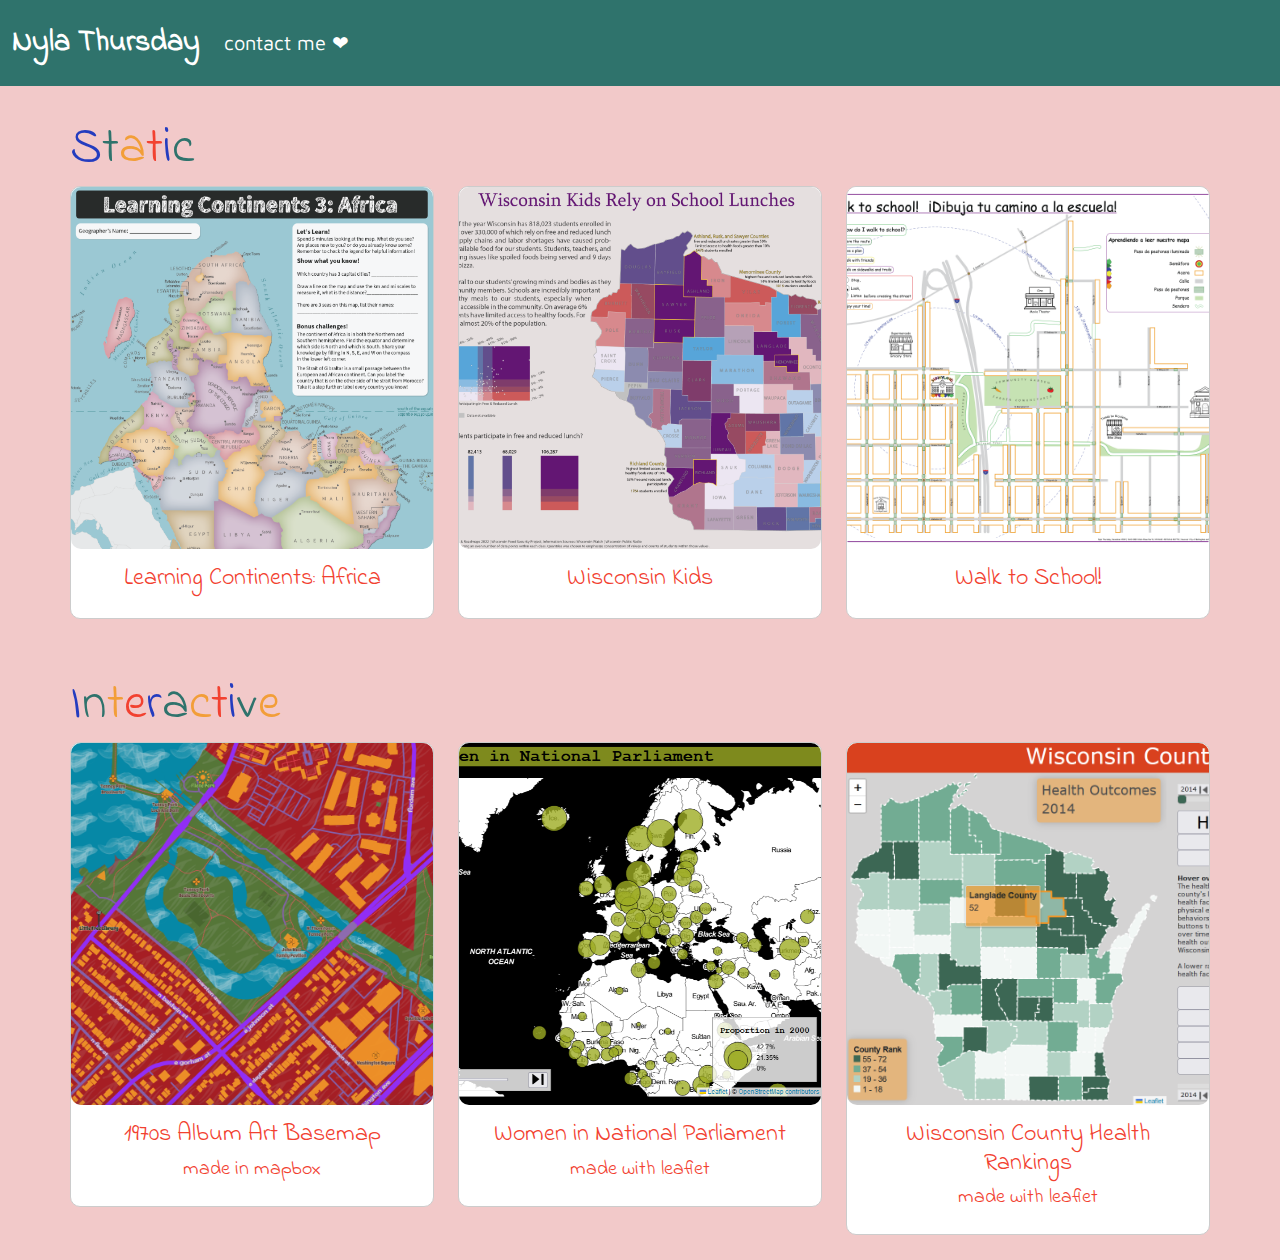
<file: index.html>
<!DOCTYPE html>
<html lang="en">

<head>
    <meta charset="utf-8">
    <meta name="viewport" content="width=device-width, initial-scale=1">
    <meta name="keywords" content="maps, cartography"/>
	<title>Nyla Thursday</title>

    <!--put your Bootstrap stylesheet links below this comment and above style.css-->
    <link rel="stylesheet" href="css/bootstrap.min.css">
    <link rel="stylesheet" href="css/style.css">
    <link rel="preconnect" href="https://fonts.googleapis.com">
    <link rel="preconnect" href="https://fonts.gstatic.com" crossorigin>
    <link href="https://fonts.googleapis.com/css2?family=Indie+Flower&display=swap" rel="stylesheet">
    <link href="https://fonts.googleapis.com/css2?family=Indie+Flower&family=Maven+Pro&display=swap" rel="stylesheet"> 
</head>

<body>
    <!-- Create the navbar -->
    <nav class="navbar navbar-expand-lg navbar-default">
        <!-- Container inside the navbar header to span the page -->
        <div class="container-fluid">
            <!-- Creates the navbar header -->
            <a class="navbar-brand" href="index.html">Nyla Thursday</a>
            <!-- This complex script is just for a hamburger button, which will appear on smaller screens -->
            <button class="navbar-toggler" type="button" data-bs-toggle="collapse" data-bs-target="#navbarNav" aria-controls="navbarNav" aria-expanded="false" aria-label="Toggle navigation">
                <svg width="1em" height="1em" viewBox="0 0 16 16" class="bi bi-list" xmlns="http://www.w3.org/2000/svg">
                    <path fill-rule="evenodd" d="M2.5 11.5A.5.5 0 0 1 3 11h10a.5.5 0 0 1 0 1H3a.5.5 0 0 1-.5-.5zm0-4A.5.5 0 0 1 3 7h10a.5.5 0 0 1 0 1H3a.5.5 0 0 1-.5-.5zm0-4A.5.5 0 0 1 3 3h10a.5.5 0 0 1 0 1H3a.5.5 0 0 1-.5-.5z" /></svg>
                <span class="menu"> Menu</span>
            </button>
            <!-- Links to include in navbar -->
            <div class="collapse navbar-collapse" id="navbarNav">
                <!-- Unordered list for links on navbar -->
                <ul class="navbar-nav">

                    <li class="nav-item">
                        <a class="nav-link" href="contact.html">contact me ❤</a>
                    </li>
                </ul>
            </div> <!-- end .navbar-collapse -->
        </div> <!-- end .container-fluid -->
    </nav> <!-- end navigation bar -->  
	


    <div class="container">
        <p3>S</p3><p4>t</p4><p5>a</p5><p6>t</p6><p3>i</p3><p4>c</p4>
        <!-- <p4>Static</p4>
        <p5>Static</p5>
        <p6>Static</p6> -->
<!-- FIRST row // cartog -->
        <div class="row">
            <div class="col-md-4">
                <div class="card">
                    <a href="portfolio/africa.html">
                        <img class="card-img-top" src="assets/africa_kids_tn.png" alt="Learning Continents - Africa">
					</a>
                    <div class="card-body">
                        <h4 class="card-title">Learning Continents: Africa</h4>
                    </div>
                </div>
            </div>
            <div class="col-md-4">
                <div class="card">
                    <a href="portfolio/kidsfood.html">
                        <img class="card-img-top" src="assets/kidsfood_tn.png" alt = "cost of childcare in the united states infographic"></a>
                    <div class="card-body">
                        <h4 class="card-title">Wisconsin Kids</h4>
                    </div>
                </div>
            </div>
            <div class="col-md-4">
                <div class="card">
                    <a href="portfolio/bhamwalk.html">
                        <img class="card-img-top" src="assets/bhamwalk_tn.png" alt="Walk to school!"></a>
                    <div class="card-body">
                        <h4 class="card-title">Walk to School!</h4>
                    </div>
                </div>
            </div>
        </div>
        <br>
        <br>
        <p3>I</p3><p4>n</p4><p5>t</p5><p6>e</p6><p3>r</p3><p4>a</p4><p5>c</p5><p6>t</p6><p3>i</p3><p4>v</p4><p5>e</p5>
<!-- SECOND row // Web maps -->
        <div class="row">
            <div class="col-md-4">
                <div class="card">
                    <a href="https://api.mapbox.com/styles/v1/nylathursday/cl1ksyw0z008x14npxkzpmzg3.html?title=view&access_token=pk.eyJ1IjoibnlsYXRodXJzZGF5IiwiYSI6ImNreWFpdzI0NjA2MDQybms0eXF4ZXFydjQifQ.dJdlNiIyFzQdRyW95BCTjw&zoomwheel=true&fresh=true#10.93/43.1013/-89.363" target = "_blank">
                        <img class="card-img-top" src="assets/mapbox-tn.png" alt="1970s Album Art Basemap">
					</a>
                    <div class="card-body">
                        <h4 class="card-title">1970s Album Art Basemap</h4> <h5>made in mapbox</h5>
                    </div>
                </div>
            </div>
            <div class="col-md-4">
                <div class="card">
                    <a href="https://nylathursday.github.io/thursday-leaflet-lab/" target = "_blank">
                        <img class="card-img-top" src="assets/leaflet2_tn.png" alt = "Women in National Parliament"></a>
                    <div class="card-body">
                        <h4 class="card-title">Women in National Parliament</h4> <h5>made with leaflet</h5>
                    </div>
                </div>
            </div>
            <div class="col-md-4">
                <div class="card">
                    <a href="https://nylathursday.github.io/778_project/" target = "_blank">
                        <img class="card-img-top" src="assets/health-tn.png" alt="County health ranking"></a>
                    <div class="card-body">
                        <h4 class="card-title">Wisconsin County Health Rankings</h4> <h5>made with leaflet</h5>
                    </div>
                </div>
            </div>
        </div>
    </div>

    

    <!--put your external script links here-->
    <script type="text/javascript" src="lib/jquery-3.5.1.min.js"></script>
    <script type="text/javascript" src="lib/bootstrap.min.js"></script>
</body>

</html>
</file>
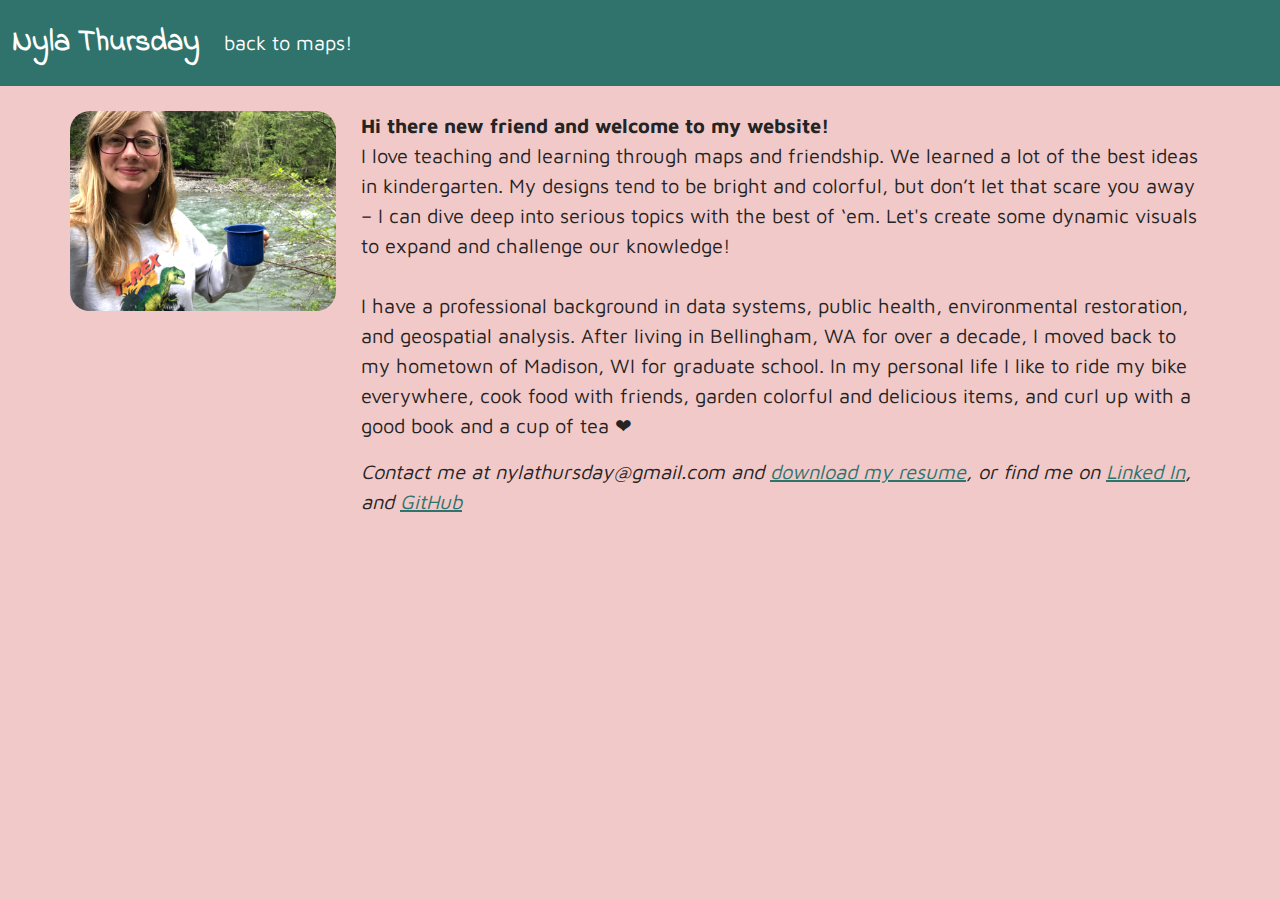
<file: contact.html>
<!DOCTYPE html>
<html lang="en">

<head>
    <meta charset="utf-8">
    <meta name="viewport" content="width=device-width, initial-scale=1">
    <meta name="keywords" content="maps, cartography"/>
	<title>Nyla Thursday</title>

    <!--put your Bootstrap stylesheet links below this comment and above style.css-->
    <link rel="stylesheet" href="css/bootstrap.min.css">
    <link rel="stylesheet" href="css/style.css">
    <link rel="preconnect" href="https://fonts.googleapis.com">
    <link rel="preconnect" href="https://fonts.gstatic.com" crossorigin>
    <link href="https://fonts.googleapis.com/css2?family=Indie+Flower&display=swap" rel="stylesheet">
    <link href="https://fonts.googleapis.com/css2?family=Indie+Flower&family=Maven+Pro&display=swap" rel="stylesheet"> 
</head>

<body>
    <!-- Create the navbar -->
    <nav class="navbar navbar-expand-lg navbar-default">
        <!-- Container inside the navbar header to span the page -->
        <div class="container-fluid">
            <!-- Creates the navbar header -->
            <a class="navbar-brand" href="index.html">Nyla Thursday</a>
            <!-- This complex script is just for a hamburger button, which will appear on smaller screens -->
            <button class="navbar-toggler" type="button" data-bs-toggle="collapse" data-bs-target="#navbarNav" aria-controls="navbarNav" aria-expanded="false" aria-label="Toggle navigation">
                <svg width="1em" height="1em" viewBox="0 0 16 16" class="bi bi-list" xmlns="http://www.w3.org/2000/svg">
                    <path fill-rule="evenodd" d="M2.5 11.5A.5.5 0 0 1 3 11h10a.5.5 0 0 1 0 1H3a.5.5 0 0 1-.5-.5zm0-4A.5.5 0 0 1 3 7h10a.5.5 0 0 1 0 1H3a.5.5 0 0 1-.5-.5zm0-4A.5.5 0 0 1 3 3h10a.5.5 0 0 1 0 1H3a.5.5 0 0 1-.5-.5z" /></svg>
                <span class="menu"> Menu</span>
            </button>
            <!-- Links to include in navbar -->
            <div class="collapse navbar-collapse" id="navbarNav">
                <!-- Unordered list for links on navbar -->
                <ul class="navbar-nav">
                    <li class="nav-item">
                        <a class="nav-link active" aria-current="page" href="index.html">back to maps!</a>
                    </li>
                </ul>
            </div> <!-- end .navbar-collapse -->
        </div> <!-- end .container-fluid -->
    </nav> <!-- end navigation bar -->  



    <div class="container">
        <div class="row">
            <div class="col-md- col-md-offset-0 col-sm-3 col-sm-offset-0 col-xs-6 col-xs-offset-3">

                <img src="assets/nyla2.jpg" alt="nyla" class="img-responsive center-block" id="about-world"/>

            </div>
            <div class="col-md-9 col-md-offset-0 col-sm-9 col-sm-offset-0 col-xs-10 col-xs-offset-1" id="abouttext">
            
                <p>
                    <b>Hi there new friend and welcome to my website!</b> <br>
                    I love teaching and learning through maps and 
                    friendship. We learned a lot of the best ideas in kindergarten. 
                    My designs tend to be bright and colorful, 
                    but don’t let that scare you away – I can dive deep 
                    into serious topics with the best of ‘em. Let's create some 
                    dynamic visuals to expand and challenge our knowledge! <br> <br>
                    I have a professional background in data systems, public health, 
                    environmental restoration, and geospatial analysis. After living in Bellingham, WA 
                    for over a decade, I moved back to my hometown of Madison, WI for graduate school. 
                    In my personal life I like to ride my bike everywhere, cook food with friends, 
                    garden colorful and delicious items, and curl up with a good book and a cup of tea ❤
                </p>
                <div>

                </div>
                <p> <em>Contact me at nylathursday@gmail.com and <a href="assets/Nyla Thursday_Resume_2024.pdf" target = "_blank">download my resume</a>, or find me on <a href="https://www.linkedin.com/in/nyla-thursday-a51943253/" target = "_blank">Linked In</a>, and <a href="https://github.com/nylathursday" target = "_blank">GitHub</a></em> 
                </p> 
            </div>
        </div>
    </div>



    <!--put your external script links here-->
    <script type="text/javascript" src="lib/jquery-3.5.1.min.js"></script>
    <script type="text/javascript" src="lib/bootstrap.min.js"></script>
</body>

</html>
</file>
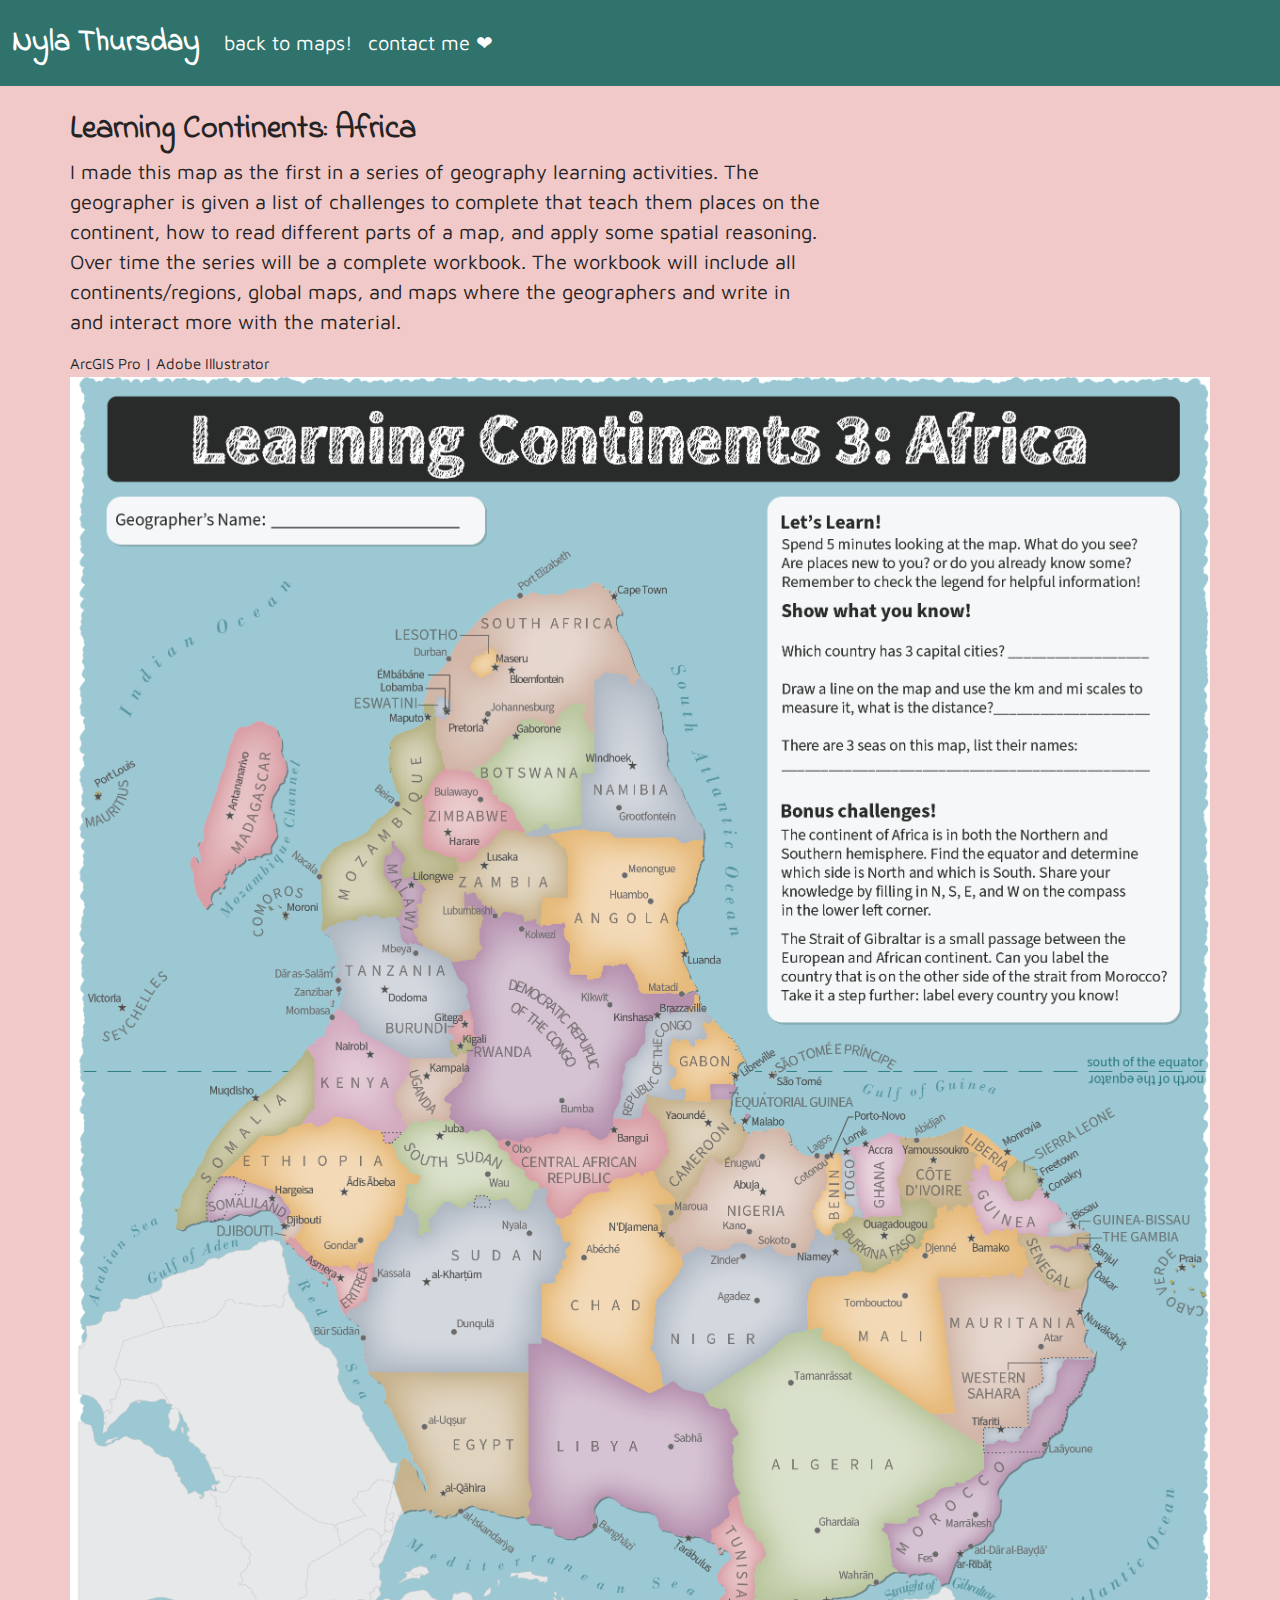
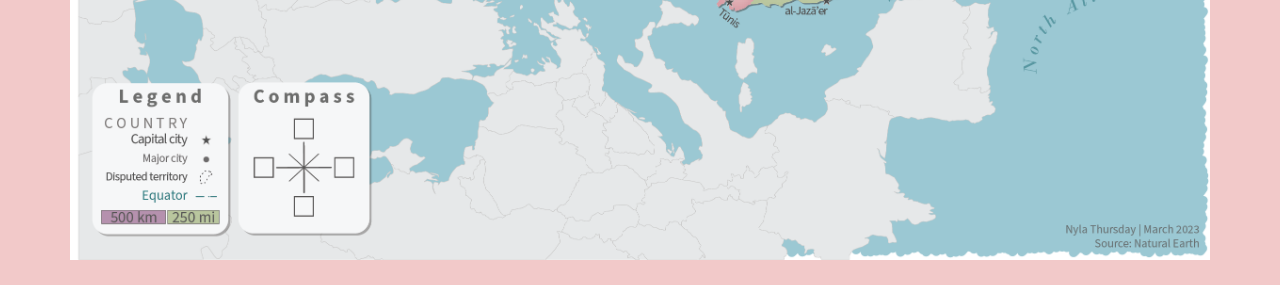
<file: portfolio/africa.html>
<!DOCTYPE html>
<html lang="en">

<head>
    <meta charset="utf-8">
    <meta name="viewport" content="width=device-width, initial-scale=1">
    <meta name="keywords" content="maps, cartography"/>
	<title>Nyla Thursday</title>

    <!--put your Bootstrap stylesheet links below this comment and above style.css-->
    <link rel="stylesheet" href="../css/bootstrap.min.css">
    <link rel="stylesheet" href="../css/style.css">
    <link rel="preconnect" href="https://fonts.googleapis.com">
    <link rel="preconnect" href="https://fonts.gstatic.com" crossorigin>
    <link href="https://fonts.googleapis.com/css2?family=Indie+Flower&display=swap" rel="stylesheet">
    <link href="https://fonts.googleapis.com/css2?family=Indie+Flower&family=Maven+Pro&display=swap" rel="stylesheet"> 
</head>

<body>
    <!-- Create the navbar -->
    <nav class="navbar navbar-expand-lg navbar-default">
        <!-- Container inside the navbar header to span the page -->
        <div class="container-fluid">
            <!-- Creates the navbar header -->
            <a class="navbar-brand" href="../index.html">Nyla Thursday</a>
            <!-- This complex script is just for a hamburger button, which will appear on smaller screens -->
            <button class="navbar-toggler" type="button" data-bs-toggle="collapse" data-bs-target="#navbarNav" aria-controls="navbarNav" aria-expanded="false" aria-label="Toggle navigation">
                <svg width="1em" height="1em" viewBox="0 0 16 16" class="bi bi-list" xmlns="http://www.w3.org/2000/svg">
                    <path fill-rule="evenodd" d="M2.5 11.5A.5.5 0 0 1 3 11h10a.5.5 0 0 1 0 1H3a.5.5 0 0 1-.5-.5zm0-4A.5.5 0 0 1 3 7h10a.5.5 0 0 1 0 1H3a.5.5 0 0 1-.5-.5zm0-4A.5.5 0 0 1 3 3h10a.5.5 0 0 1 0 1H3a.5.5 0 0 1-.5-.5z" /></svg>
                <span class="menu"> Menu</span>
            </button>
            <!-- Links to include in navbar -->
            <div class="collapse navbar-collapse" id="navbarNav">
                <!-- Unordered list for links on navbar -->
                <ul class="navbar-nav">
                    <li class="nav-item">
                        <a class="nav-link active" aria-current="page" href="../index.html">back to maps!</a>
                
                    <li class="nav-item">
                        <a class="nav-link" href="../contact.html">contact me ❤</a>
                    </li>
                </ul>
            </div> <!-- end .navbar-collapse -->
        </div> <!-- end .container-fluid -->
    </nav> <!-- end navigation bar -->  

    <div class="container">
        <div class="row">
            <div class="col-md-8 col-md-offset-2 col-xs-10 col-xs-offset-1">
                <h2 class="portfolio-title"><b>Learning Continents: Africa</b></h2>
                <p class="portfolio-description">
                    I made this map as the first in a series of geography learning activities. 
                    The geographer is given a list of challenges to complete that teach them 
                    places on the continent, how to read different parts of a map, and apply 
                    some spatial reasoning. Over time the series will be a complete workbook. 
                    The workbook will include all continents/regions, global maps, and maps where 
                    the geographers and write in and interact more with the material. <br>
                    
                </p>
                <p2>ArcGIS Pro | Adobe Illustrator</p2>
            </div>
        </div>
        <div class="row">
            <div class="col-md-12 portfolio-image">
                <a href="../assets/africa_kids.png"><img src="../assets/africa_kids.png" alt="Learning Continents: Africa" class="center-block img-responsive" width="100%" /></a>
            </div>
        </div>
    </div>

    <!--put your external script links here-->
    <script type="text/javascript" src="../lib/jquery-3.5.1.min.js"></script>
    <script type="text/javascript" src="../lib/bootstrap.min.js"></script>
</body></html>
</file>
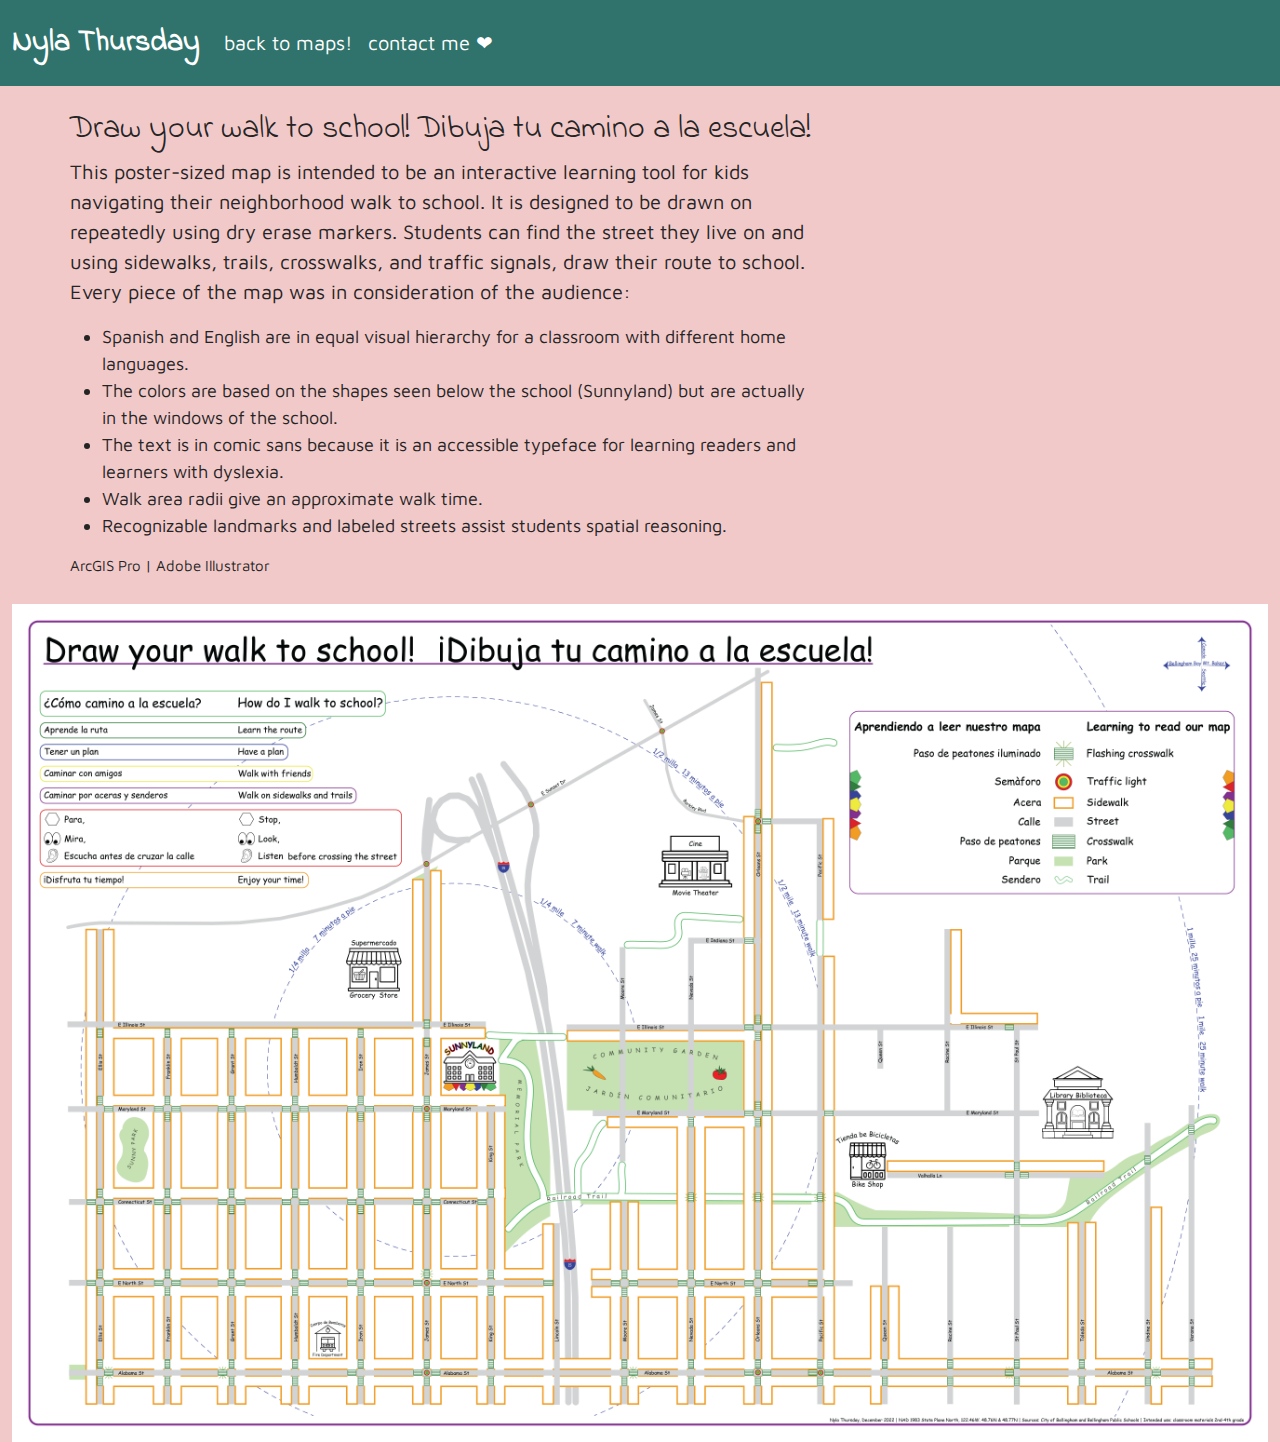
<file: portfolio/bhamwalk.html>
<!DOCTYPE html>
<html lang="en">

<head>
    <meta charset="utf-8">
    <meta name="viewport" content="width=device-width, initial-scale=1">
    <meta name="keywords" content="maps, cartography"/>
	<title>Nyla Thursday</title>

    <!--put your Bootstrap stylesheet links below this comment and above style.css-->
    <link rel="stylesheet" href="../css/bootstrap.min.css">
    <link rel="stylesheet" href="../css/style.css">
    <link rel="preconnect" href="https://fonts.googleapis.com">
    <link rel="preconnect" href="https://fonts.gstatic.com" crossorigin>
    <link href="https://fonts.googleapis.com/css2?family=Indie+Flower&display=swap" rel="stylesheet">
    <link href="https://fonts.googleapis.com/css2?family=Indie+Flower&family=Maven+Pro&display=swap" rel="stylesheet"> 
</head>

<body>
    <!-- Create the navbar -->
    <nav class="navbar navbar-expand-lg navbar-default">
        <!-- Container inside the navbar header to span the page -->
        <div class="container-fluid">
            <!-- Creates the navbar header -->
            <a class="navbar-brand" href="../index.html">Nyla Thursday</a>
            <!-- This complex script is just for a hamburger button, which will appear on smaller screens -->
            <button class="navbar-toggler" type="button" data-bs-toggle="collapse" data-bs-target="#navbarNav" aria-controls="navbarNav" aria-expanded="false" aria-label="Toggle navigation">
                <svg width="1em" height="1em" viewBox="0 0 16 16" class="bi bi-list" xmlns="http://www.w3.org/2000/svg">
                    <path fill-rule="evenodd" d="M2.5 11.5A.5.5 0 0 1 3 11h10a.5.5 0 0 1 0 1H3a.5.5 0 0 1-.5-.5zm0-4A.5.5 0 0 1 3 7h10a.5.5 0 0 1 0 1H3a.5.5 0 0 1-.5-.5zm0-4A.5.5 0 0 1 3 3h10a.5.5 0 0 1 0 1H3a.5.5 0 0 1-.5-.5z" /></svg>
                <span class="menu"> Menu</span>
            </button>
            <!-- Links to include in navbar -->
            <div class="collapse navbar-collapse" id="navbarNav">
                <!-- Unordered list for links on navbar -->
                <ul class="navbar-nav">
                    <li class="nav-item">
                        <a class="nav-link active" aria-current="page" href="../index.html">back to maps!</a>
                    </li>
                    <li class="nav-item">
                        <a class="nav-link" href="../contact.html">contact me ❤</a>
                    </li>

                </ul>
            </div> <!-- end .navbar-collapse -->
        </div> <!-- end .container-fluid -->
    </nav> <!-- end navigation bar -->  

    <div class="container">
        <div class="row">
            <div class="col-md-8 col-md-offset-2 col-xs-10 col-xs-offset-1">
                <h2 class="portfolio-title">Draw your walk to school! Dibuja tu camino a la escuela!</h2>
                <p class="portfolio-description">
                    This poster-sized map is intended to be an interactive learning tool 
                    for kids navigating their neighborhood walk to school. It is designed to be 
                    drawn on repeatedly using dry erase markers. Students can find the street 
                    they live on and using sidewalks, trails, crosswalks, and traffic signals, 
                    draw their route to school. Every piece of the map was in consideration of the audience:
                    <ul>
                        <li>Spanish and English are in equal visual hierarchy for a classroom with different home languages.</li>
                        <li>The colors are based on the shapes seen below the school (Sunnyland) but are actually in the windows of the school.</li>
                        <li>The text is in comic sans because it is an accessible typeface for learning readers and learners with dyslexia.</li>
                        <li>Walk area radii give an approximate walk time.</li>
                        <li>Recognizable landmarks and labeled streets assist students spatial reasoning.</li>
                    </ul>
                </p>
                <p2>ArcGIS Pro | Adobe Illustrator</p2>
            </div>
        </div>
    </div>
    <div class="container-fluid">
        <div class="row">
            <div class="col-md-12 portfolio-image">
                <a href="../assets/bhamwalk-01.png"><img src="../assets/bhamwalk-01.png" alt="Walk to school!" class="center-block img-responsive" width="100%"/></a>
            </div>
        </div>
    </div>

    <!--put your external script links here-->
    <script type="text/javascript" src="../lib/jquery-3.5.1.min.js"></script>
    <script type="text/javascript" src="../lib/bootstrap.min.js"></script>
</body></html>
</file>
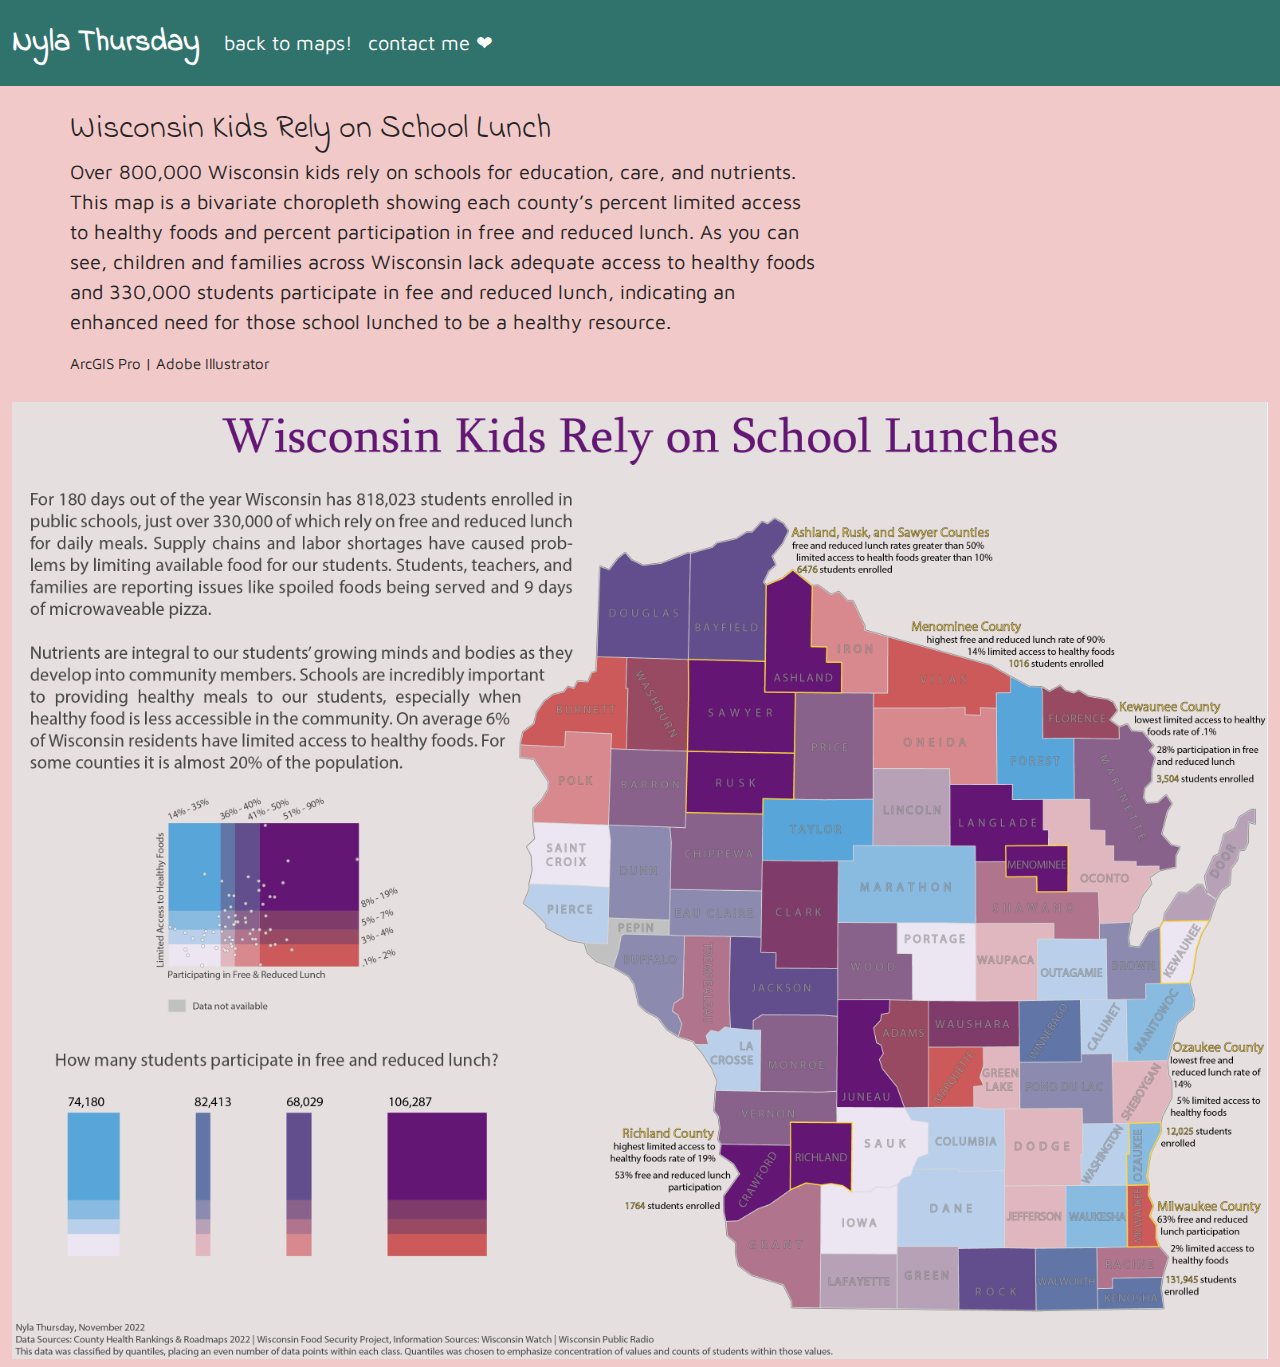
<file: portfolio/kidsfood.html>
<!DOCTYPE html>
<html lang="en">

<head>
    <meta charset="utf-8">
    <meta name="viewport" content="width=device-width, initial-scale=1">
    <meta name="keywords" content="maps, cartography"/>
	<title>Nyla Thursday</title>

    <!--put your Bootstrap stylesheet links below this comment and above style.css-->
    <link rel="stylesheet" href="../css/bootstrap.min.css">
    <link rel="stylesheet" href="../css/style.css">
    <link rel="preconnect" href="https://fonts.googleapis.com">
    <link rel="preconnect" href="https://fonts.gstatic.com" crossorigin>
    <link href="https://fonts.googleapis.com/css2?family=Indie+Flower&display=swap" rel="stylesheet">
    <link href="https://fonts.googleapis.com/css2?family=Indie+Flower&family=Maven+Pro&display=swap" rel="stylesheet"> 
</head>

<body>
    <!-- Create the navbar -->
    <nav class="navbar navbar-expand-lg navbar-default">
        <!-- Container inside the navbar header to span the page -->
        <div class="container-fluid">
            <!-- Creates the navbar header -->
            <a class="navbar-brand" href="../index.html">Nyla Thursday</a>
            <!-- This complex script is just for a hamburger button, which will appear on smaller screens -->
            <button class="navbar-toggler" type="button" data-bs-toggle="collapse" data-bs-target="#navbarNav" aria-controls="navbarNav" aria-expanded="false" aria-label="Toggle navigation">
                <svg width="1em" height="1em" viewBox="0 0 16 16" class="bi bi-list" xmlns="http://www.w3.org/2000/svg">
                    <path fill-rule="evenodd" d="M2.5 11.5A.5.5 0 0 1 3 11h10a.5.5 0 0 1 0 1H3a.5.5 0 0 1-.5-.5zm0-4A.5.5 0 0 1 3 7h10a.5.5 0 0 1 0 1H3a.5.5 0 0 1-.5-.5zm0-4A.5.5 0 0 1 3 3h10a.5.5 0 0 1 0 1H3a.5.5 0 0 1-.5-.5z" /></svg>
                <span class="menu"> Menu</span>
            </button>
            <!-- Links to include in navbar -->
            <div class="collapse navbar-collapse" id="navbarNav">
                <!-- Unordered list for links on navbar -->
                <ul class="navbar-nav">
                    <li class="nav-item">
                        <a class="nav-link active" aria-current="page" href="../index.html">back to maps!</a>
                    </li>
                    <li class="nav-item">
                        <a class="nav-link" href="../contact.html">contact me ❤</a>
                    </li>
                </ul>
            </div> <!-- end .navbar-collapse -->
        </div> <!-- end .container-fluid -->
    </nav> <!-- end navigation bar -->   

    <div class="container">
        <div class="row">
            <div class="col-md-8 col-md-offset-2 col-xs-10 col-xs-offset-1">
                <h2 class="portfolio-title">Wisconsin Kids Rely on School Lunch</h2>
                <p class="portfolio-description">
                    Over 800,000 Wisconsin kids rely on schools for education, care, and nutrients. 
                    This map is a bivariate choropleth showing each county’s percent limited access to 
                    healthy foods and percent participation in free and reduced lunch. As you can see,
                     children and families across Wisconsin lack adequate access to healthy foods and 
                     330,000 students participate in fee and reduced lunch, indicating an enhanced need 
                     for those school lunched to be a healthy resource. <br>
                    
                    </p>
                    <p2>ArcGIS Pro | Adobe Illustrator</p2>
            </div>
        </div>
    </div>
    <div class="container-fluid">
        <div class="row">
            <div class="col-md-12 portfolio-image figure-img img-fluid">
                <a href="../assets/kidsfood.png"><img src="../assets/kidsfood.png" alt="Real Cost of Child Care Infographic" class="center-block img-responsive" width="100%" areheight="auto" />
                </a>
            </div>
        </div>
    </div>

    <!--put your external script links here-->
    <script type="text/javascript" src="../lib/jquery-3.5.1.min.js"></script>
    <script type="text/javascript" src="../lib/bootstrap.min.js"></script>
</body></html>
</file>
<file: css/style.css>
body {


    font-family: 'Indie Flower', cursive;
    background-color: #F2C9C9;
    color: #242424;
}

.card-img-top {
    border-radius: 10px;
}

/***** NAVBAR *****/

.navbar {
    background-color: #2F736C;
    border-radius: 0;
    font-family: 'Indie Flower', cursive;
}

/* Navbar title */
.navbar-default .navbar-brand {
    color: white;
    font-size: 30px;
    font-weight: bold;
}

/* Navbar hover effects */
.navbar-default .navbar-brand:hover,
.navbar-default .navbar-brand:focus,
.navbar-default .navbar-nav > li > a:hover,
.navbar-default .navbar-nav > li > a:focus {
    color: #F29E38;
    text-decoration: none;
}

/* Navbar links */
.navbar-default .navbar-nav > li > a {
    color: #fff;
    font-size: 20px;
    padding: 20px;
}

/* Navbar collapsed styles */
.navbar-toggler {
    color: #fff;
    border-color: #fff;
    background-color: #243CBF;
    border-radius: 4px;
    border: 1px solid;
    fill: #fff;
    font-size: 16px;
    position: relative;
    margin-right: 10px;
}

.navbar-toggler:hover,
.navbar-toggler:focus {
    background-color: #F29E38;
    color: #242424;
    fill: #242424;
    border-color: #fff;

}


/*** CARD ***/

.card {
    background-color: #fff;
    border-color: #cccccc;
    border-width: 1px;
    border-radius: 10px;
    width: 100%;
}

.card-title {
    color: #F24130;
    text-align: center;
}

h5{
    color: #F24130;
    text-align: center;
    font-size: 20px;
}


.card:hover {
    border-color: #243CBF;
    border-radius: 10px;
    border-width: 3px;
}

/*** Basic Text Styles ***/

#about-world {
    max-height: 200px;
    border-radius: 20px;

}

.resume h3 {
    font-weight: bold;
}


hr {
    border-color: white;
    border-width: 2px;
}

p {
    font-size: 20px;
    font-family: 'Maven Pro', sans-serif;
}

p2 {
    font-size: 15px;
    font-family: 'Maven Pro', sans-serif;
}

p3 {
    color: #243CBF;
    text-align: center;
    font-size: 50px;
}
p4 {
    color: #2F736C;
    text-align: center;
    font-size: 50px;
}
p5 {
    color: #F29E38;
    text-align: center;
    font-size: 50px;
}
p6 {
    color: #F24130;
    text-align: center;
    font-size: 50px;
}

ul {
    font-size: 18px;
    font-family: 'Maven Pro', sans-serif;
}

a {
    color: #2F736C;
}




a:hover {
    color: #F24130;
}

.container{
    padding:25px 0;
}
</file>
